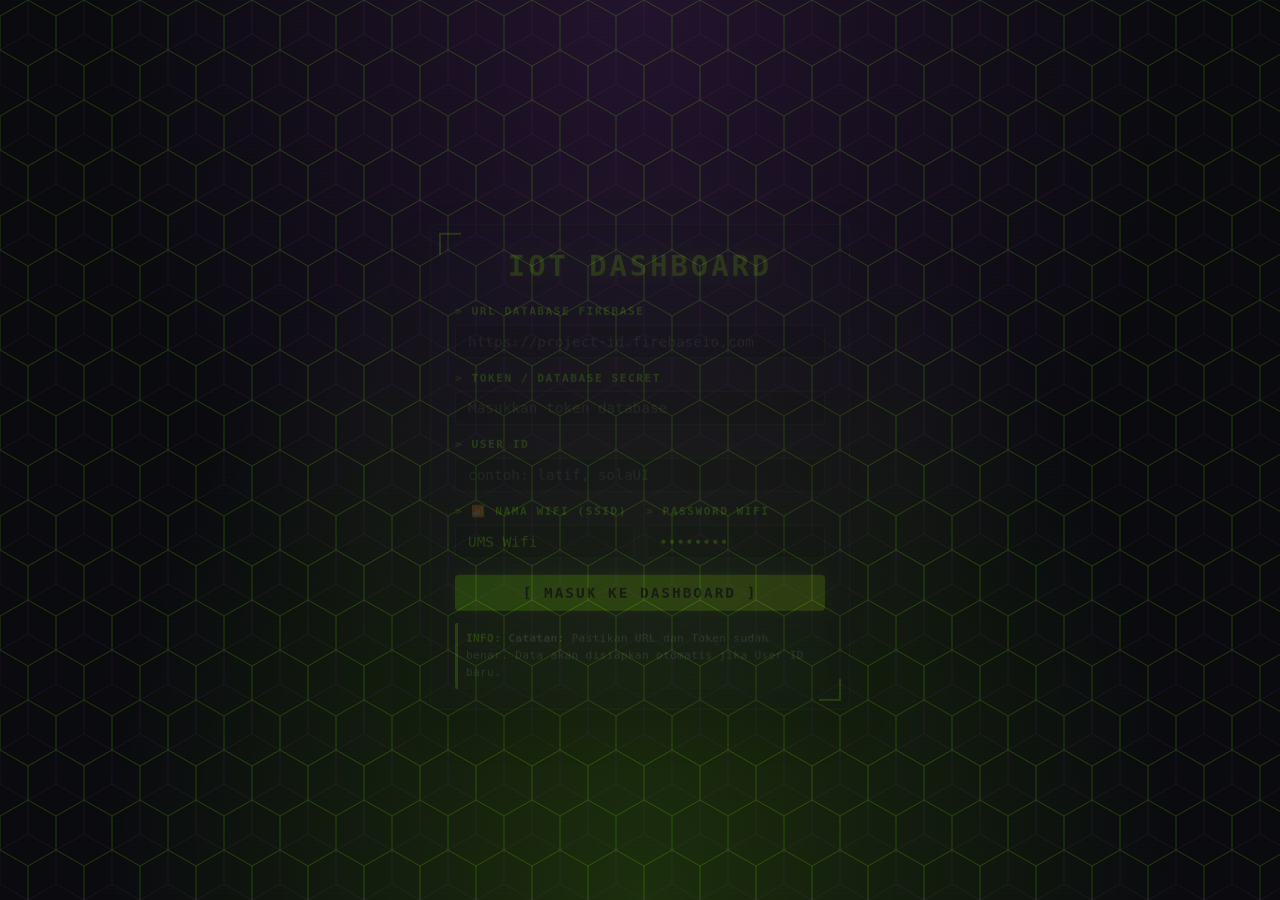
<file: index.html>
<!DOCTYPE html>
<html lang="id">
<head>
    <meta charset="UTF-8">
    <meta name="viewport" content="width=device-width, initial-scale=1.0">
    <!-- Redirect otomatis ke login.html dalam 0 detik -->
    <meta http-equiv="refresh" content="0; url=login.html">
    <title>IoT Dashboard - Redirecting...</title>
    <style>
        body {
            margin: 0;
            height: 100vh;
            display: flex;
            flex-direction: column;
            align-items: center;
            justify-content: center;
            background: linear-gradient(135deg, #1e3c72 0%, #2a5298 100%);
            color: white;
            font-family: 'Segoe UI', sans-serif;
            text-align: center;
        }
        .spinner {
            border: 4px solid rgba(255, 255, 255, 0.3);
            border-top: 4px solid #FFD700;
            border-radius: 50%;
            width: 40px;
            height: 40px;
            animation: spin 1s linear infinite;
            margin-bottom: 20px;
        }
        @keyframes spin { 0% { transform: rotate(0deg); } 100% { transform: rotate(360deg); } }
        a { color: #FFD700; text-decoration: none; font-weight: bold; }
    </style>
</head>
<body>
    <div class="spinner"></div>
    <h2>Mengalihkan ke halaman Login...</h2>
    <p>Jika tidak dialihkan otomatis, <a href="login.html">klik di sini</a>.</p>
</body>
</html>
</file>
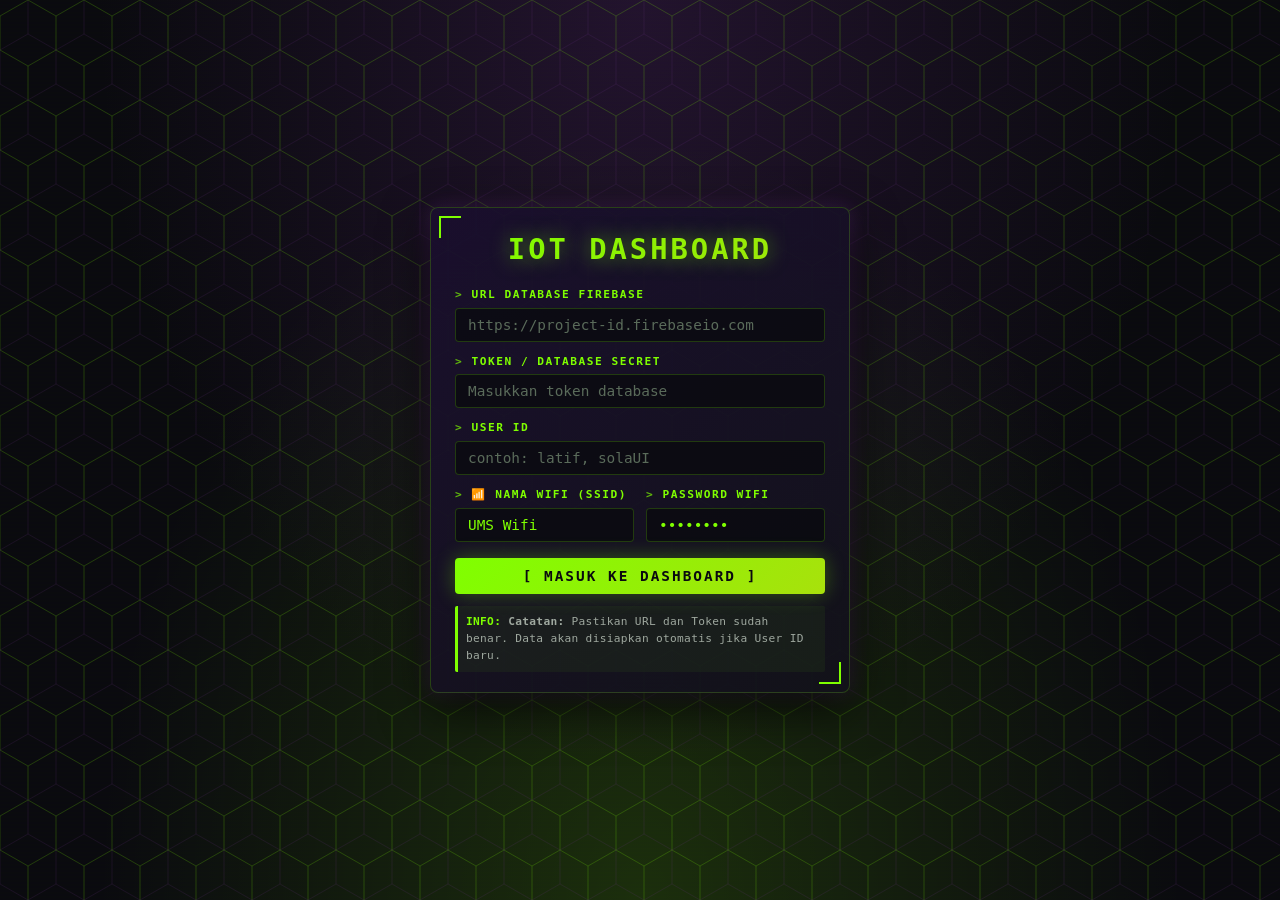
<file: dev/index.html>
<!DOCTYPE html>
<html lang="id">
<head>
<meta charset="UTF-8">
<meta name="viewport" content="width=device-width, initial-scale=1.0">
<title>Dev Mode - Pilih Eksperimen</title>
<style>
  * { box-sizing: border-box; margin: 0; padding: 0; }
  body {
    font-family: 'Courier New', monospace;
    background: #0a0a0a;
    color: #00ff88;
    min-height: 100vh;
    padding: 20px;
    display: flex;
    flex-direction: column;
    align-items: center;
  }

  .back-btn {
    align-self: flex-start;
    background: transparent; border: 1px solid #00ff88; color: #00ff88;
    padding: 8px 16px; border-radius: 8px; cursor: pointer;
    font-family: 'Courier New', monospace; font-weight: bold;
    text-decoration: none; transition: all 0.2s;
  }
  .back-btn:hover { background: #00ff88; color: #000; box-shadow: 0 0 15px #00ff88; }

  header { text-align: center; margin: 30px 0 10px; }
  h1 { font-size: 2rem; text-shadow: 0 0 15px #00ff88; }
  .badge-dev {
    display: inline-block; background: #ff9500; color: #000;
    padding: 2px 10px; border-radius: 20px; font-size: 0.7rem;
    font-weight: bold; margin-left: 8px; vertical-align: middle;
  }
  .user-info {
    color: #888; font-size: 0.9rem; margin-bottom: 30px;
    border: 1px dashed #333; padding: 6px 14px; border-radius: 20px;
  }
  .user-info span { color: #00ff88; font-weight: bold; }

  .subtitle {
    color: #aaa; font-size: 0.95rem; margin-bottom: 25px; text-align: center;
  }

  .menu-grid {
    display: grid;
    grid-template-columns: repeat(auto-fit, minmax(220px, 1fr));
    gap: 20px;
    width: 100%;
    max-width: 900px;
  }

  .card {
    background: #1a1a1a;
    border: 2px solid #00ff88;
    border-radius: 14px;
    padding: 25px 20px;
    text-decoration: none;
    color: #00ff88;
    transition: all 0.25s;
    display: flex;
    flex-direction: column;
    align-items: center;
    text-align: center;
    cursor: pointer;
  }
  .card:hover {
    background: #00ff88;
    color: #000;
    transform: translateY(-4px);
    box-shadow: 0 8px 25px rgba(0, 255, 136, 0.4);
  }
  .card .icon { font-size: 3rem; margin-bottom: 12px; }
  .card .title { font-size: 1.2rem; font-weight: bold; margin-bottom: 6px; }
  .card .desc { font-size: 0.8rem; color: #aaa; }
  .card:hover .desc { color: #333; }

  .card.coming-soon {
    border-color: #444;
    color: #555;
    cursor: not-allowed;
    opacity: 0.6;
  }
  .card.coming-soon:hover {
    background: #1a1a1a;
    color: #555;
    transform: none;
    box-shadow: none;
  }
  .card.coming-soon .desc { color: #555; }
  .card.coming-soon:hover .desc { color: #555; }

  footer {
    margin-top: 40px;
    color: #555;
    font-size: 0.75rem;
    text-align: center;
  }
</style>
</head>
<body>

<!-- 🛡️ SATPAM: CEK LOGIN -->
<script>
  const dbUrl = localStorage.getItem('iot_db_url');
  const dbSecret = localStorage.getItem('iot_db_secret');
  const userId = localStorage.getItem('iot_user_id');

  if (!dbUrl || !dbSecret || !userId) {
    window.location.href = '../login.html';
  }
</script>

<a href="../dashboard.html" class="back-btn">← Kembali ke Dashboard</a>

<header>
  <h1>🧪 DEV MODE <span class="badge-dev">BETA</span></h1>
</header>
<div class="user-info">Pilot aktif: <span id="displayUser">...</span></div>
<p class="subtitle">Pilih eksperimen yang mau dicoba:</p>

<div class="menu-grid">

  <!-- ✅ FITUR AKTIF: ULAR -->
  <a href="ular.html" class="card">
    <div class="icon">🐍</div>
    <div class="title">Snake IoT</div>
    <div class="desc">Kontrol game ular via Firebase Realtime DB</div>
  </a>

  <!-- 🔜 FITUR COMING SOON (contoh, bisa ditambah nanti) -->
  <div class="card coming-soon">
    <div class="icon">💡</div>
    <div class="title">LED Matrix</div>
    <div class="desc">Coming soon...</div>
  </div>

  <div class="card coming-soon">
    <div class="icon">🌡️</div>
    <div class="title">Sensor Logger</div>
    <div class="desc">Coming soon...</div>
  </div>

  <div class="card coming-soon">
    <div class="icon">🚗</div>
    <div class="title">RC Car Control</div>
    <div class="desc">Coming soon...</div>
  </div>

</div>

<footer>
  Dev Mode — Tempat uji coba fitur eksperimental 🔬
</footer>

<script>
  document.getElementById('displayUser').textContent = userId;
</script>

</body>
</html>
</file>
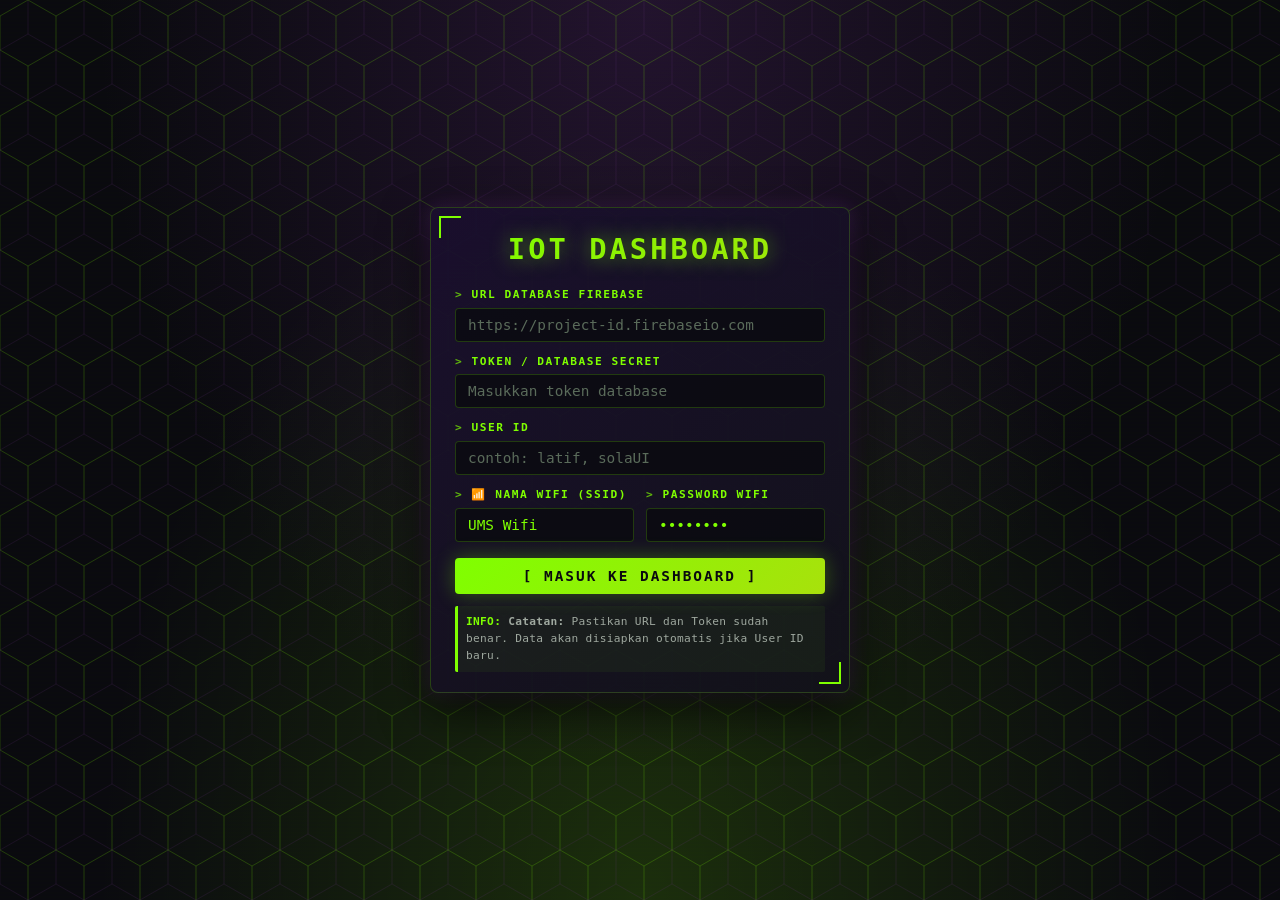
<file: dashboard.html>
<!DOCTYPE html>
<html lang="id">
<head>
    <meta charset="UTF-8">
    <meta name="viewport" content="width=device-width, initial-scale=1.0">
    <title>Dashboard - IoT Monitoring</title>
    <link rel="stylesheet" href="style.css">
</head>
<body>
    <div class="container">

        <!-- HEADER -->
        <header>
            <div class="header-info">
                <h1>IoT Dashboard</h1>
                <p class="subtitle">Sistem Monitoring Real-time</p>
                <p class="user-info" id="user-display">Memuat pengguna...</p>
            </div>
            
            <div class="header-actions">
                <!-- LINK KE HALAMAN DOWNLOAD TERPISAH -->
                <a href="download.html" class="icon-btn" title="Unduh Kode Arduino">
                    <svg width="24" height="24" viewBox="0 0 24 24" fill="none" stroke="currentColor" stroke-width="2">
                        <path d="M21 15v4a2 2 0 0 1-2 2H5a2 2 0 0 1-2-2v-4"/>
                        <polyline points="7 10 12 15 17 10"/>
                        <line x1="12" y1="15" x2="12" y2="3"/>
                    </svg>
                </a>

                <a href="settings.html" class="settings-btn">Pengaturan</a>
                <a href="dev/index.html" class="dev-btn" title="Mode Pengembangan">🧪 Dev Mode</a>
                <button id="logoutBtn" class="logout-btn">Keluar</button>
            </div>
        </header>

        <!-- MAIN DASHBOARD: WIDGET AKAN MUNCUL DI SINI SECARA DINAMIS -->
        <main class="dashboard" id="dynamic-dashboard">
            <p class="loading-text" style="text-align: center; color: var(--text-secondary); padding: 40px;">Memuat data dari server...</p>
        </main>
    </div>

    <!-- SCRIPTS -->
    <script src="widget/base-widget.js"></script>
    <script src="templates.js"></script>
    <script src="template_4x.js"></script>
    <script src="dashboard.js"></script>
</body>
</html>
</file>
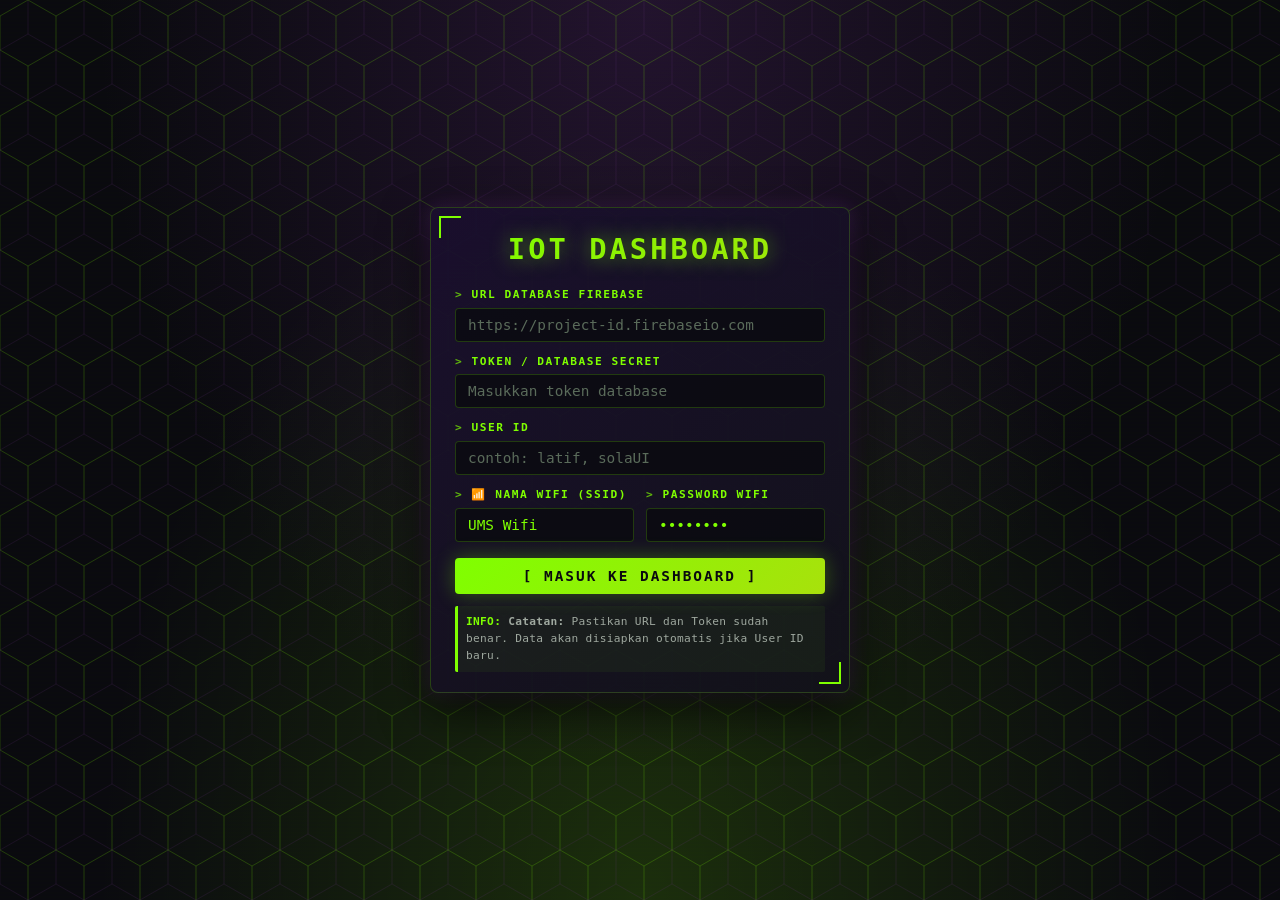
<file: login.html>
<!DOCTYPE html>
<html lang="id">
<head>
    <meta charset="UTF-8">
    <meta name="viewport" content="width=device-width, initial-scale=1.0">
    <title>Login - IoT Dashboard</title>
    <link rel="stylesheet" href="style.css">
</head>
<body>
    <div class="login-container">
        <div class="login-card">
            <h1>IoT Dashboard</h1>
            <p class="subtitle">  </p>
            
            <form id="login-form">
                <div class="form-group">
                    <label for="db-url">URL Database Firebase</label>
                    <input type="url" id="db-url" placeholder="https://project-id.firebaseio.com" required>
                </div>
                
                <div class="form-group">
                    <label for="db-secret">Token / Database Secret</label>
                    <input type="password" id="db-secret" placeholder="Masukkan token database" required>
                </div>
                
                <div class="form-group">
                    <label for="user-id">User ID</label>
                    <input type="text" id="user-id" placeholder="contoh: latif, solaUI" required>
                </div>
				<!-- Tambahkan di dalam <form>, di atas User ID -->
				<!-- WiFi Credentials - Side by Side -->
				<div class="form-row">
					<div class="form-group">
						<label for="wifiSsid">📶 Nama WiFi (SSID)</label>
						<input type="text" id="wifiSsid" placeholder="UMS Wifi" value="UMS Wifi" required>
					</div>
					<div class="form-group">
						<label for="wifiPass"> Password WiFi</label>
						<input type="password" id="wifiPass" placeholder="ums.wifi" value="ums.wifi" required>
					</div>
				</div>
                
                <button type="submit" class="login-btn">Masuk ke Dashboard</button>
            </form>
            
            <div class="hint">
                <strong>Catatan:</strong> Pastikan URL dan Token sudah benar. Data akan disiapkan otomatis jika User ID baru.
            </div>
        </div>
    </div>

    <!-- OVERLAY ANIMASI (Tersembunyi secara default) -->
    <div id="loadingOverlay" class="loading-overlay hidden">
        <div class="spinner"></div>
        <p id="loadingText">Memverifikasi kredensial...</p>
    </div>

    <!-- Muat adduser.js DULUAN, baru login.js -->
    <script src="adduser.js"></script>
    <script src="login.js"></script>
</body>
</html>
</file>
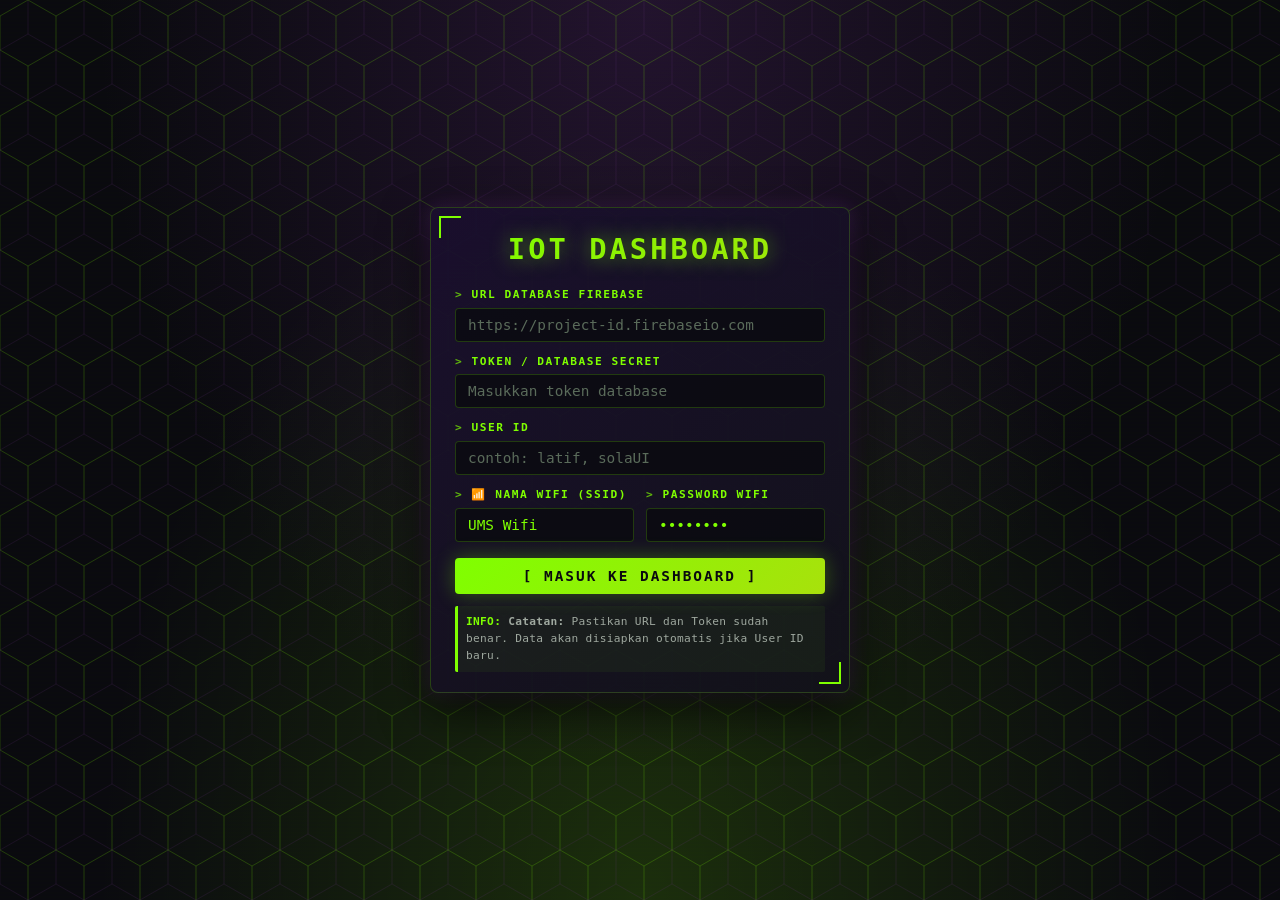
<file: settings.html>
<!DOCTYPE html>
<html lang="id">
<head>
    <meta charset="UTF-8">
    <meta name="viewport" content="width=device-width, initial-scale=1.0">
    <title>Pengaturan - IoT Dashboard</title>
    <link rel="stylesheet" href="style.css">
</head>
<body>
    <div class="settings-page">
        
        <!-- HEADER -->
        <header class="settings-header">
            <button id="backBtn" class="icon-btn">
                <svg width="24" height="24" viewBox="0 0 24 24" fill="none" stroke="currentColor" stroke-width="2"><path d="M19 12H5M12 19l-7-7 7-7"/></svg>
                Kembali
            </button>
            <h1>Pengaturan Tampilan</h1>
            <div class="spacer"></div> <!-- Penjaga keseimbangan flexbox -->
        </header>

        <!-- KONTEN UTAMA (Akan di-scroll jika panjang) -->
        <main class="settings-content" id="dynamic-settings-container">
            <div class="loading-state">
                <p>Memuat data widget dari server...</p>
            </div>
        </main>

        <!-- FOOTER (Sticky di bawah) -->
        <footer class="settings-footer">
            <button id="saveBtn" class="primary-btn">Simpan Pengaturan</button>
        </footer>

    </div>

    <script src="settings.js"></script>
</body>
</html>
</file>
<file: style.css>
/* ======================================
NERV / EVA-01 THEME VARIABLES
====================================== */
:root {
  /* === EVA-01 Colors === */
  --eva-purple: #6B2D8B;
  --eva-purple-deep: #2D1B4E;
  --eva-purple-dark: #1A0F2E;
  --eva-green: #7FFF00;
  --eva-green-soft: #A8E10C;
  --eva-green-glow: #B4FF39;
  
  /* === NERV Command Colors === */
  --nerv-black: #0a0a0f;
  --nerv-dark: #12121a;
  --nerv-panel: #1a1a26;
  --nerv-panel-hover: #24243a;
  --nerv-border: rgba(127, 255, 0, 0.2);
  --nerv-border-strong: rgba(127, 255, 0, 0.5);
  
  /* === Text === */
  --text-primary: #e8ffe8;
  --text-secondary: #9fa89f;
  --text-muted: #5a6b5a;
  --text-accent: var(--eva-green);
  
  /* === Status Colors (NERV Warning System) === */
  --success: var(--eva-green);
  --success-dark: #4d9900;
  --danger: #ff3b3b;
  --danger-dark: #cc0000;
  --warning: #ff9500;
  --warning-stripe: #ffc107;
  --info: #00d4ff;
  
  /* === Gradients === */
  --gradient-eva: linear-gradient(135deg, var(--eva-purple-deep) 0%, var(--eva-purple) 100%);
  --gradient-panel: linear-gradient(145deg, var(--nerv-panel) 0%, var(--nerv-dark) 100%);
  --gradient-accent: linear-gradient(135deg, var(--eva-green) 0%, var(--eva-green-soft) 100%);
  --gradient-danger: linear-gradient(135deg, #ff3b3b 0%, #cc0000 100%);
  
  /* === Shadows === */
  --shadow-sm: 0 2px 8px rgba(0, 0, 0, 0.5);
  --shadow-md: 0 8px 24px rgba(0, 0, 0, 0.6);
  --shadow-lg: 0 16px 48px rgba(0, 0, 0, 0.7);
  --shadow-green: 0 0 20px rgba(127, 255, 0, 0.3);
  --shadow-purple: 0 0 20px rgba(107, 45, 139, 0.4);
  
  /* === Transitions === */
  --transition-fast: 0.2s ease;
  --transition-normal: 0.3s ease;
  
  /* === Border Radius (Sharp/Tech) === */
  --radius-sm: 2px;
  --radius-md: 4px;
  --radius-lg: 6px;
  --radius-xl: 8px;
  
  /* === Enhanced Hexagon Background Pattern === */
  --hex-pattern: url("data:image/svg+xml,%3Csvg xmlns='http://www.w3.org/2000/svg' width='56' height='100' viewBox='0 0 56 100'%3E%3Cpath d='M28 66L0 50L0 16L28 0L56 16L56 50L28 66L28 100' fill='none' stroke='%237FFF00' stroke-width='0.8' opacity='0.25'/%3E%3Cpath d='M28 0L28 34L0 50L0 84L28 100L56 84L56 50L28 34' fill='none' stroke='%236B2D8B' stroke-width='0.8' opacity='0.2'/%3E%3C/svg%3E");
}

* {
  margin: 0;
  padding: 0;
  box-sizing: border-box;
}

/* ======================================
BODY & BASE STYLES - ENHANCED HONEYCOMB
====================================== */
body {
  font-family: 'Consolas', 'Courier New', monospace;
  background-color: var(--nerv-black);
  
  /* Enhanced honeycomb pattern dengan depth */
  background-image: 
    var(--hex-pattern),
    radial-gradient(ellipse at top, rgba(107, 45, 139, 0.25) 0%, transparent 60%),
    radial-gradient(ellipse at bottom, rgba(127, 255, 0, 0.15) 0%, transparent 60%);
  
  background-attachment: fixed;
  background-size: 56px 100px, 100% 100%, 100% 100%;
  color: var(--text-primary);
  min-height: 100vh;
  line-height: 1.5;
  overflow-x: hidden;
  letter-spacing: 0.3px;
}

/* Scanline overlay effect */
body::before {
  content: '';
  position: fixed;
  top: 0; left: 0;
  width: 100%; height: 100%;
  background: repeating-linear-gradient(
    0deg,
    rgba(0, 0, 0, 0) 0px,
    rgba(0, 0, 0, 0) 2px,
    rgba(127, 255, 0, 0.02) 3px,
    rgba(0, 0, 0, 0) 4px
  );
  pointer-events: none;
  z-index: 0;
}

/* ======================================
LOGIN SCREEN STYLES
====================================== */
.login-container {
  display: flex;
  justify-content: center;
  align-items: center;
  min-height: 100vh;
  padding: 16px;
  position: relative;
  z-index: 1;
}

.login-card {
  background: linear-gradient(145deg, rgba(26, 15, 46, 0.95) 0%, rgba(18, 18, 26, 0.95) 100%);
  padding: 20px 24px;
  border-radius: var(--radius-xl);
  width: 100%;
  max-width: 420px;
  text-align: center;
  border: 1px solid var(--nerv-border);
  box-shadow: var(--shadow-lg), var(--shadow-purple);
  animation: slideUp 0.5s ease-out;
  position: relative;
  overflow: hidden;
}

/* Corner accents (NERV style) */
.login-card::before,
.login-card::after {
  content: '';
  position: absolute;
  width: 20px;
  height: 20px;
  border: 2px solid var(--eva-green);
}

.login-card::before {
  top: 8px; left: 8px;
  border-right: none;
  border-bottom: none;
}

.login-card::after {
  bottom: 8px; right: 8px;
  border-left: none;
  border-top: none;
}

@keyframes slideUp {
  from { opacity: 0; transform: translateY(20px); }
  to { opacity: 1; transform: translateY(0); }
}

.login-card h1 {
  font-size: 1.8rem;
  margin-bottom: 4px;
  margin-top: 0;
  background: var(--gradient-accent);
  -webkit-background-clip: text;
  -webkit-text-fill-color: transparent;
  background-clip: text;
  font-weight: 700;
  letter-spacing: 3px;
  text-transform: uppercase;
  text-shadow: 0 0 20px rgba(127, 255, 0, 0.5);
  font-family: 'Consolas', monospace;
}

.login-card .subtitle {
  color: var(--text-secondary);
  margin-bottom: 16px;
  font-size: 0.75rem;
  letter-spacing: 2px;
  text-transform: uppercase;
}

.form-group {
  text-align: left;
  margin-bottom: 12px;
}

.form-row {
  display: grid;
  grid-template-columns: 1fr 1fr;
  gap: 12px;
  margin-bottom: 12px;
}

.form-row .form-group {
  margin-bottom: 0;
}

.form-group label {
  display: block;
  margin-bottom: 4px;
  color: var(--eva-green);
  font-weight: 600;
  font-size: 0.7rem;
  text-transform: uppercase;
  letter-spacing: 1.5px;
  font-family: 'Consolas', monospace;
}

.form-group label::before {
  content: '> ';
  color: var(--eva-green);
  opacity: 0.7;
}

.form-group input {
  width: 100%;
  padding: 8px 12px;
  border-radius: var(--radius-md);
  border: 1px solid var(--nerv-border);
  background: rgba(10, 10, 15, 0.8);
  color: var(--eva-green);
  font-size: 0.9rem;
  font-family: 'Consolas', monospace;
  outline: none;
  transition: all var(--transition-normal);
}

.form-group input:focus {
  border-color: var(--eva-green);
  box-shadow: 0 0 0 2px rgba(127, 255, 0, 0.2), inset 0 0 10px rgba(127, 255, 0, 0.05);
  background: rgba(10, 10, 15, 1);
}

.form-group input::placeholder {
  color: var(--text-muted);
}

.form-group small {
  display: block;
  margin-top: 4px;
  font-size: 0.7rem;
  color: var(--text-secondary);
  font-family: 'Consolas', monospace;
}

.login-btn {
  width: 100%;
  padding: 10px;
  background: var(--gradient-accent);
  color: var(--nerv-black);
  border: none;
  border-radius: var(--radius-md);
  font-size: 0.9rem;
  font-weight: 700;
  cursor: pointer;
  transition: all var(--transition-normal);
  margin-top: 4px;
  text-transform: uppercase;
  letter-spacing: 2px;
  box-shadow: var(--shadow-green);
  font-family: 'Consolas', monospace;
  position: relative;
  overflow: hidden;
}

.login-btn::before {
  content: '[ ';
}

.login-btn::after {
  content: ' ]';
}

.login-btn:hover {
  transform: translateY(-2px);
  box-shadow: 0 6px 24px rgba(127, 255, 0, 0.5);
  background: var(--eva-green-glow);
}

.login-btn:active {
  transform: translateY(0);
}

.hint {
  margin-top: 12px;
  font-size: 0.7rem;
  color: var(--text-secondary);
  padding: 8px;
  background: rgba(127, 255, 0, 0.05);
  border-radius: var(--radius-sm);
  border-left: 3px solid var(--eva-green);
  font-family: 'Consolas', monospace;
  text-align: left;
}

.hint::before {
  content: 'INFO: ';
  color: var(--eva-green);
  font-weight: 700;
}

@media (max-width: 600px) {
  .login-card {
    padding: 16px 18px;
  }
  
  .login-card h1 {
    font-size: 1.4rem;
    letter-spacing: 2px;
  }
  
  .form-row {
    grid-template-columns: 1fr;
    gap: 0;
  }
  
  .form-row .form-group {
    margin-bottom: 12px;
  }
}

@media (max-width: 480px) {
  .login-container {
    padding: 12px;
  }
  
  .login-card {
    padding: 14px 16px;
  }
}

/* ======================================
DASHBOARD CONTAINER & HEADER
====================================== */
.container {
  max-width: 1400px;
  margin: 0 auto;
  padding: 20px 16px;
  position: relative;
  z-index: 1;
}

header {
  display: flex;
  justify-content: space-between;
  align-items: center;
  margin-bottom: 24px;
  padding: 20px 24px;
  background: var(--gradient-panel);
  border-radius: var(--radius-lg);
  border: 1px solid var(--nerv-border);
  box-shadow: var(--shadow-md);
  flex-wrap: wrap;
  gap: 12px;
  position: relative;
}

/* Hazard stripe top */
header::before {
  content: '';
  position: absolute;
  top: 0; left: 0; right: 0;
  height: 3px;
  background: repeating-linear-gradient(
    45deg,
    var(--eva-green) 0px,
    var(--eva-green) 10px,
    var(--eva-purple) 10px,
    var(--eva-purple) 20px
  );
  border-radius: var(--radius-lg) var(--radius-lg) 0 0;
}

header h1 {
  font-size: 1.6rem;
  background: var(--gradient-accent);
  -webkit-background-clip: text;
  -webkit-text-fill-color: transparent;
  background-clip: text;
  font-weight: 700;
  letter-spacing: 3px;
  text-transform: uppercase;
  font-family: 'Consolas', monospace;
}

.subtitle {
  color: var(--text-secondary);
  font-size: 0.75rem;
  letter-spacing: 2px;
  text-transform: uppercase;
  font-family: 'Consolas', monospace;
}

#user-display {
  margin-top: 4px;
  font-size: 0.75rem;
  color: var(--eva-green);
  opacity: 0.9;
  font-family: 'Consolas', monospace;
}

#user-display::before {
  content: 'PILOT: ';
  color: var(--text-muted);
}

.header-actions {
  display: flex;
  gap: 8px;
  flex-wrap: wrap;
}

.settings-btn, .logout-btn, .dev-btn {
  padding: 8px 16px;
  border-radius: var(--radius-md);
  font-size: 0.8rem;
  font-weight: 600;
  cursor: pointer;
  transition: all var(--transition-normal);
  border: 1px solid;
  display: flex;
  align-items: center;
  gap: 6px;
  font-family: 'Consolas', monospace;
  text-transform: uppercase;
  letter-spacing: 1px;
}

.settings-btn {
  background: rgba(107, 45, 139, 0.2);
  color: var(--eva-green-soft);
  border-color: var(--eva-purple);
}

.settings-btn:hover {
  background: rgba(107, 45, 139, 0.4);
  border-color: var(--eva-green);
  transform: translateY(-2px);
  box-shadow: var(--shadow-purple);
}

.logout-btn {
  background: rgba(255, 59, 59, 0.15);
  color: var(--danger);
  border-color: rgba(255, 59, 59, 0.4);
}

.logout-btn:hover {
  background: rgba(255, 59, 59, 0.3);
  border-color: var(--danger);
  transform: translateY(-2px);
  box-shadow: 0 4px 12px rgba(255, 59, 59, 0.3);
}

/* ======================================
DOWNLOAD SECTION - TRANSPARENT
====================================== */
.download-section {
  background: rgba(255, 255, 255, 0.05) !important;
  padding: 20px;
  border-radius: 12px;
  margin-bottom: 24px;
  border: 1px solid rgba(255, 215, 0, 0.2);
  transition: all 0.4s ease;
  backdrop-filter: blur(5px);
  -webkit-backdrop-filter: blur(5px);
}

.download-section:hover {
  border-color: rgba(255, 215, 0, 0.4);
  box-shadow: 0 8px 32px rgba(0, 0, 0, 0.3);
}

/* ======================================
DASHBOARD GRID & WIDGETS
====================================== */
.dashboard {
  display: grid;
  grid-template-columns: repeat(auto-fit, minmax(280px, 1fr));
  gap: 16px;
  margin-bottom: 24px;
}


/* 7. Pastikan widget tetap di bawah */
.widget {
  position: relative;
  z-index: 1; 
  background: var(--gradient-panel);
  border-radius: var(--radius-lg);
  padding: 16px;
  box-shadow: var(--shadow-md);
  border: 1px solid var(--nerv-border);
  transition: all var(--transition-normal);
  overflow: hidden; /* Ini aman, karena dropdown ada DI LUAR .widget */
  animation: fadeIn 0.4s ease-out;
  will-change: transform;
}

@keyframes fadeIn {
  from { opacity: 0; transform: translateY(15px); }
  to { opacity: 1; transform: translateY(0); }
}

/* Corner brackets */
.widget::before {
  content: '';
  position: absolute;
  top: 0; left: 0; right: 0;
  height: 2px;
  background: var(--gradient-accent);
  opacity: 0.8;
}

.widget::after {
  content: '';
  position: absolute;
  top: 6px; left: 6px;
  width: 12px; height: 12px;
  border-top: 2px solid var(--eva-green);
  border-left: 2px solid var(--eva-green);
  opacity: 0.6;
  pointer-events: none;
}

.widget:hover {
  transform: translateY(-4px);
  box-shadow: var(--shadow-lg), var(--shadow-green);
  border-color: var(--nerv-border-strong);
}

.widget.hidden { display: none; }

.widget-header {
  display: flex;
  justify-content: space-between;
  align-items: center;
  margin-bottom: 12px;
  padding-bottom: 10px;
  border-bottom: 1px solid rgba(127, 255, 0, 0.1);
}

.widget-title {
  font-size: 0.85rem;
  font-weight: 600;
  color: var(--eva-green);
  text-transform: uppercase;
  letter-spacing: 1.5px;
  font-family: 'Consolas', monospace;
}

.widget-value {
  font-size: 1.2rem;
  font-weight: 700;
  background: var(--gradient-accent);
  -webkit-background-clip: text;
  -webkit-text-fill-color: transparent;
  background-clip: text;
  font-family: 'Consolas', monospace;
}

/* ======================================
GAUGE WIDGETS
====================================== */
.gauge-container {
  display: flex;
  justify-content: center;
  align-items: center;
  padding: 12px 0;
}

.gauge-circle {
  position: relative;
  width: 130px;
  height: 130px;
}

.gauge-circle svg {
  transform: rotate(-90deg);
  width: 100%;
  height: 100%;
}

.gauge-bg {
  fill: none;
  stroke: rgba(127, 255, 0, 0.1);
  stroke-width: 10;
}

.gauge-fill {
  fill: none;
  stroke: url(#evaGradient);
  stroke-width: 10;
  stroke-linecap: round;
  stroke-dasharray: 284;
  stroke-dashoffset: 284;
  transition: stroke-dashoffset 0.5s ease-out;
  will-change: stroke-dashoffset;
  filter: drop-shadow(0 0 4px var(--eva-green));
}

/* Fallback jika tidak pakai SVG gradient */
.gauge-fill {
  stroke: var(--eva-green);
}

.gauge-text {
  position: absolute;
  top: 50%; left: 50%;
  transform: translate(-50%, -50%);
  text-align: center;
}

.gauge-text span {
  font-size: 1.8rem;
  font-weight: 700;
  color: var(--eva-green);
  display: block;
  line-height: 1;
  text-shadow: 0 0 10px rgba(127, 255, 0, 0.5);
  font-family: 'Consolas', monospace;
}

.gauge-text small {
  display: block;
  font-size: 0.75rem;
  color: var(--text-secondary);
  margin-top: 2px;
  text-transform: uppercase;
  letter-spacing: 1px;
}

/* ======================================
HORIZONTAL LEVEL WIDGETS
====================================== */
.hlevel-bar {
  width: 100%;
  height: 28px;
  background: rgba(127, 255, 0, 0.05);
  border-radius: var(--radius-md);
  overflow: hidden;
  margin: 12px 0;
  box-shadow: inset 0 2px 8px rgba(0, 0, 0, 0.6);
  border: 1px solid rgba(127, 255, 0, 0.15);
  position: relative;
}

.hlevel-bar::before {
  content: '';
  position: absolute;
  inset: 0;
  background: repeating-linear-gradient(
    90deg,
    transparent 0px,
    transparent 9px,
    rgba(127, 255, 0, 0.1) 9px,
    rgba(127, 255, 0, 0.1) 10px
  );
  pointer-events: none;
}

.hlevel-fill {
  height: 100%;
  background: linear-gradient(90deg, var(--eva-purple) 0%, var(--eva-green) 100%);
  width: 0%;
  transition: width 0.5s ease-out;
  will-change: width;
  border-radius: var(--radius-md);
  box-shadow: 0 0 10px var(--eva-green);
}

.hlevel-label {
  display: flex;
  justify-content: space-between;
  font-size: 0.75rem;
  color: var(--text-secondary);
  font-weight: 500;
  font-family: 'Consolas', monospace;
  text-transform: uppercase;
  letter-spacing: 1px;
}

/* ======================================
INDICATOR & SWITCH WIDGETS
====================================== */
.indicator-content {
  text-align: center;
  padding: 20px 16px;
  background: rgba(127, 255, 0, 0.05);
  border-radius: var(--radius-md);
  border: 1px solid rgba(127, 255, 0, 0.2);
  font-family: 'Consolas', monospace;
}

.indicator-text {
  font-size: 1.2rem;
  font-weight: 700;
  color: var(--eva-green);
  text-transform: uppercase;
  letter-spacing: 2px;
  text-shadow: 0 0 8px rgba(127, 255, 0, 0.5);
}

.switch-container {
  display: flex;
  justify-content: center;
  padding: 12px 0;
}

.switch {
  position: relative;
  display: inline-block;
  width: 56px;
  height: 30px;
}

.switch input {
  opacity: 0;
  width: 0;
  height: 0;
}

.slider {
  position: absolute;
  cursor: pointer;
  top: 0; left: 0; right: 0; bottom: 0;
  background: rgba(45, 27, 78, 0.6);
  transition: all var(--transition-normal);
  border-radius: 30px;
  border: 2px solid var(--eva-purple);
}

.slider:before {
  position: absolute;
  content: "";
  height: 20px;
  width: 20px;
  left: 3px;
  bottom: 3px;
  background: var(--text-secondary);
  transition: all var(--transition-normal);
  border-radius: 50%;
}

input:checked + .slider {
  background: rgba(127, 255, 0, 0.2);
  border-color: var(--eva-green);
  box-shadow: 0 0 12px rgba(127, 255, 0, 0.4);
}

input:checked + .slider:before {
  transform: translateX(26px);
  background: var(--eva-green);
  box-shadow: 0 0 8px var(--eva-green);
}

/* ======================================
ALERT WIDGETS
====================================== */
.alert-content {
  display: flex;
  align-items: center;
  justify-content: center;
  gap: 14px;
  padding: 16px 14px;
  background: rgba(127, 255, 0, 0.08);
  border-radius: var(--radius-md);
  border: 2px solid rgba(127, 255, 0, 0.3);
  transition: all 0.5s ease;
  font-family: 'Consolas', monospace;
}

.alert-content.danger {
  background: rgba(255, 59, 59, 0.08);
  border-color: rgba(255, 59, 59, 0.4);
  animation: nerv-alert 1.5s infinite;
}

@keyframes nerv-alert {
  0%, 100% {
    border-color: rgba(255, 59, 59, 0.4);
    background: rgba(255, 59, 59, 0.08);
    box-shadow: 0 0 0 rgba(255, 59, 59, 0);
  }
  50% {
    border-color: rgba(255, 59, 59, 1);
    background: rgba(255, 59, 59, 0.2);
    box-shadow: 0 0 20px rgba(255, 59, 59, 0.5);
  }
}

.alert-icon { font-size: 2.4rem; line-height: 1; }

.alert-text {
  font-size: 1rem;
  font-weight: 700;
  color: var(--eva-green);
  text-transform: uppercase;
  letter-spacing: 2px;
}

.alert-content.danger .alert-text {
  color: var(--danger);
  text-shadow: 0 0 8px rgba(255, 59, 59, 0.5);
}

/* ======================================
MODAL STYLES
====================================== */
.modal {
  display: none;
  position: fixed;
  z-index: 1000;
  left: 0; top: 0;
  width: 100%; height: 100%;
  background-color: rgba(10, 10, 15, 0.95);
  animation: fadeIn 0.2s ease;
}

.modal.active {
  display: flex;
  justify-content: center;
  align-items: center;
  padding: 16px;
}

.modal-content {
  background: var(--gradient-panel);
  border-radius: var(--radius-xl);
  width: 100%;
  max-width: 500px;
  max-height: 85vh;
  overflow-y: auto;
  border: 1px solid var(--nerv-border-strong);
  box-shadow: var(--shadow-lg), var(--shadow-purple);
  animation: slideUp 0.3s ease-out;
}

.modal-header {
  display: flex;
  justify-content: space-between;
  align-items: center;
  padding: 16px 20px;
  border-bottom: 1px solid var(--nerv-border);
  position: relative;
}

.modal-header::before {
  content: '';
  position: absolute;
  bottom: -1px; left: 0;
  width: 60px; height: 2px;
  background: var(--eva-green);
}

.modal-header h2 {
  color: var(--eva-green);
  font-size: 1.1rem;
  font-weight: 700;
  letter-spacing: 2px;
  text-transform: uppercase;
  font-family: 'Consolas', monospace;
}

.close-btn {
  background: none;
  border: 1px solid var(--nerv-border);
  color: var(--text-secondary);
  font-size: 1.5rem;
  cursor: pointer;
  transition: all var(--transition-fast);
  width: 32px; height: 32px;
  display: flex;
  align-items: center;
  justify-content: center;
  border-radius: var(--radius-sm);
}

.close-btn:hover {
  color: var(--danger);
  background: rgba(255, 59, 59, 0.1);
  border-color: var(--danger);
}

.modal-body { padding: 16px 20px 20px; }

.setting-item {
  padding: 10px 12px;
  border-bottom: 1px solid rgba(127, 255, 0, 0.05);
  transition: background var(--transition-fast);
  border-radius: var(--radius-sm);
}

.setting-item:hover { background: rgba(127, 255, 0, 0.05); }
.setting-item:last-child { border-bottom: none; }

.setting-item label {
  display: flex;
  align-items: center;
  gap: 12px;
  cursor: pointer;
  font-size: 0.85rem;
  color: var(--text-primary);
  font-weight: 500;
  font-family: 'Consolas', monospace;
}

.setting-item input[type="checkbox"] {
  width: 18px; height: 18px;
  cursor: pointer;
  accent-color: var(--eva-green);
}

.setting-item span { flex: 1; }

/* ======================================
SCROLLBAR
====================================== */
::-webkit-scrollbar { width: 8px; }
::-webkit-scrollbar-track { background: var(--nerv-dark); }
::-webkit-scrollbar-thumb {
  background: var(--eva-purple);
  border-radius: 4px;
  border: 2px solid var(--nerv-dark);
}
::-webkit-scrollbar-thumb:hover { background: var(--eva-green); }

@media (max-width: 768px) {
  header { flex-direction: column; text-align: center; padding: 16px; }
  header h1 { font-size: 1.2rem; letter-spacing: 2px; }
  .header-actions { width: 100%; justify-content: center; }
  .dashboard { grid-template-columns: 1fr; gap: 12px; }
  .widget { padding: 14px; }
  .login-card { padding: 24px 20px; }
  .gauge-circle { width: 120px; height: 120px; }
  .gauge-text span { font-size: 1.6rem; }
}

@media (max-width: 480px) {
  .container { padding: 12px; }
  .widget { padding: 12px; }
  .widget-title { font-size: 0.8rem; }
  .widget-value { font-size: 1.1rem; }
}

.hidden { display: none !important; }

/* ======================================
LOADING OVERLAY
====================================== */
.loading-overlay {
  position: fixed;
  top: 0; left: 0;
  width: 100%; height: 100%;
  background-color: rgba(10, 10, 15, 0.95);
  display: flex;
  flex-direction: column;
  justify-content: center;
  align-items: center;
  z-index: 9999;
  transition: opacity 0.3s ease;
}

.loading-overlay.hidden {
  opacity: 0;
  pointer-events: none;
}

.spinner {
  width: 50px;
  height: 50px;
  border: 3px solid rgba(107, 45, 139, 0.3);
  border-top-color: var(--eva-green);
  border-right-color: var(--eva-green);
  border-radius: 50%;
  animation: spin 0.8s linear infinite;
  margin-bottom: 16px;
  box-shadow: 0 0 20px rgba(127, 255, 0, 0.3);
}

@keyframes spin {
  to { transform: rotate(360deg); }
}

.loading-overlay p {
  color: var(--eva-green);
  font-size: 0.9rem;
  font-weight: 500;
  letter-spacing: 3px;
  text-transform: uppercase;
  font-family: 'Consolas', monospace;
  animation: pulse-text 1.5s ease-in-out infinite;
}

@keyframes pulse-text {
  0%, 100% { opacity: 0.5; }
  50% { opacity: 1; text-shadow: 0 0 10px var(--eva-green); }
}

/* ======================================
SETTINGS FULL PAGE LAYOUT
====================================== */
.settings-page {
  display: flex;
  flex-direction: column;
  min-height: 100vh;
  background-color: var(--nerv-black);
  color: var(--text-primary);
}

.settings-header {
  display: flex;
  align-items: center;
  justify-content: space-between;
  padding: 12px 20px;
  background: var(--gradient-panel);
  border-bottom: 1px solid var(--nerv-border);
  position: sticky;
  top: 0;
  z-index: 10;
}

.settings-header::before {
  content: '';
  position: absolute;
  top: 0; left: 0; right: 0;
  height: 2px;
  background: repeating-linear-gradient(
    45deg,
    var(--eva-green) 0px,
    var(--eva-green) 10px,
    var(--eva-purple) 10px,
    var(--eva-purple) 20px
  );
}

.settings-header h1 {
  font-size: 1rem;
  margin: 0;
  font-weight: 600;
  color: var(--eva-green);
  letter-spacing: 2px;
  text-transform: uppercase;
  font-family: 'Consolas', monospace;
}

.icon-btn {
  background: transparent;
  border: 1px solid var(--nerv-border);
  color: var(--text-primary);
  display: flex;
  align-items: center;
  gap: 6px;
  cursor: pointer;
  font-size: 0.85rem;
  padding: 6px 10px;
  border-radius: var(--radius-sm);
  transition: all 0.2s;
  font-family: 'Consolas', monospace;
}

.icon-btn:hover {
  background: rgba(127, 255, 0, 0.1);
  border-color: var(--eva-green);
  color: var(--eva-green);
}

.spacer { width: 80px; }

.settings-content {
  flex: 1;
  padding: 16px 20px;
  max-width: 1000px;
  margin: 0 auto;
  width: 100%;
  box-sizing: border-box;
  overflow-y: auto;
}

.widget-group {
  background: var(--gradient-panel);
  border: 1px solid var(--nerv-border);
  border-radius: var(--radius-lg);
  padding: 16px;
  margin-bottom: 16px;
  position: relative;
}

.widget-group::before {
  content: '';
  position: absolute;
  top: 0; left: 0;
  width: 40px; height: 2px;
  background: var(--eva-green);
}

.widget-group h3 {
  margin-top: 0;
  margin-bottom: 12px;
  font-size: 0.9rem;
  color: var(--eva-green);
  border-bottom: 1px solid var(--nerv-border);
  padding-bottom: 8px;
  letter-spacing: 2px;
  text-transform: uppercase;
  font-family: 'Consolas', monospace;
}

.widget-grid {
  display: grid;
  grid-template-columns: repeat(auto-fill, minmax(200px, 1fr));
  gap: 10px;
}

.checkbox-label {
  display: flex;
  align-items: center;
  gap: 10px;
  cursor: pointer;
  padding: 8px 10px;
  border-radius: var(--radius-sm);
  background: rgba(107, 45, 139, 0.1);
  transition: all 0.2s;
  border: 1px solid transparent;
  font-family: 'Consolas', monospace;
}

.checkbox-label:hover {
  background: rgba(127, 255, 0, 0.08);
  border-color: var(--nerv-border);
}

.checkbox-label input[type="checkbox"] {
  width: 16px; height: 16px;
  accent-color: var(--eva-green);
  cursor: pointer;
}

.checkbox-label span { font-size: 0.8rem; }

.key-hint {
  font-size: 0.65rem;
  opacity: 0.5;
  font-weight: normal;
  color: var(--eva-green);
}

.settings-footer {
  padding: 12px 20px;
  background: var(--gradient-panel);
  border-top: 1px solid var(--nerv-border);
  display: flex;
  justify-content: flex-end;
  position: sticky;
  bottom: 0;
  z-index: 10;
}

.primary-btn {
  background: var(--gradient-accent);
  color: var(--nerv-black);
  border: none;
  padding: 10px 24px;
  border-radius: var(--radius-md);
  font-weight: 700;
  font-size: 0.85rem;
  cursor: pointer;
  transition: all 0.2s;
  letter-spacing: 2px;
  text-transform: uppercase;
  font-family: 'Consolas', monospace;
  box-shadow: var(--shadow-green);
}

.primary-btn:hover {
  box-shadow: 0 0 20px rgba(127, 255, 0, 0.5);
  transform: translateY(-1px);
}

.loading-state, .empty-state, .error-state {
  text-align: center;
  padding: 24px;
  opacity: 0.7;
  font-size: 0.9rem;
  font-family: 'Consolas', monospace;
  letter-spacing: 1px;
}

.error-state { color: var(--danger); }

@media (max-width: 600px) {
  .widget-grid { grid-template-columns: 1fr; }
  .settings-header h1 { font-size: 0.85rem; }
}

/* Form Row */
.form-row {
  display: grid;
  grid-template-columns: 1fr 1fr;
  gap: 12px;
  margin-bottom: 12px;
}

.form-row .form-group { margin-bottom: 0; }

@media (max-width: 600px) {
  .form-row {
    grid-template-columns: 1fr 1fr;
    gap: 8px;
  }
  
  .form-row .form-group { margin-bottom: 0; }
  .form-row .form-group label { font-size: 0.65rem; }
  .form-row .form-group input {
    padding: 6px 8px;
    font-size: 0.8rem;
  }
}

@media (max-width: 400px) {
  .form-row { grid-template-columns: 1fr; gap: 0; }
  .form-row .form-group { margin-bottom: 12px; }
}

/* ======================================
DISPLAY WIDGET
====================================== */
.display-widget .display-content { padding: 4px 0; }

.display-input {
  width: 100%;
  padding: 12px 16px;
  border-radius: var(--radius-md);
  border: 1px solid var(--nerv-border);
  background: rgba(10, 10, 15, 0.6);
  color: var(--eva-green);
  font-size: 0.9rem;
  font-family: 'Consolas', monospace;
  outline: none;
  transition: all 0.3s ease;
}

.display-input:focus {
  border-color: var(--eva-green);
  background: rgba(10, 10, 15, 0.9);
  box-shadow: 0 0 0 2px rgba(127, 255, 0, 0.15);
}

.display-input::placeholder {
  color: var(--text-muted);
  font-style: normal;
}

.display-status {
  font-size: 1.2rem;
  font-weight: bold;
  opacity: 0;
  transition: opacity 0.3s;
  color: var(--eva-green);
}

.display-status:not(:empty) { opacity: 1; }

/* ======================================
DEV BUTTON
====================================== */
.dev-btn {
  background: rgba(0, 212, 255, 0.1);
  color: var(--info);
  border-color: rgba(0, 212, 255, 0.3);
}

.dev-btn:hover {
  background: rgba(0, 212, 255, 0.2);
  border-color: var(--info);
  transform: translateY(-2px);
  box-shadow: 0 4px 12px rgba(0, 212, 255, 0.3);
}

@media (max-width: 600px) {
  .header-actions {
    width: 100%;
    justify-content: center;
  }
  
  .dev-btn {
    font-size: 0.75rem;
    padding: 6px 12px;
  }
}

/* ======================================
FIX FINAL: DROPDOWN CUSTOM DI ATAS SEMUA
====================================== */

/* 1. WAJIB: Pastikan container download TIDAK memotong apapun yang keluar dari batasnya */
.download-section {
  overflow: visible !important;
  position: relative;
  z-index: 50; /* Lebih tinggi dari widget biasa (z-index: 1) */
}

/* 2. Wrapper dropdown */
.nerv-dropdown-wrapper {
  position: relative;
  font-family: 'Consolas', monospace;
  z-index: 9998;
}

/* 3. Custom dropdown container */
.nerv-custom-dropdown {
  position: relative;
  width: 100%;
  user-select: none;
  z-index: 9998;
}

/* 4. Trigger (Tampilan saat tertutup) */
.nerv-dropdown-trigger {
  display: flex;
  justify-content: space-between;
  align-items: center;
  padding: 12px 16px;
  background: rgba(10, 10, 15, 0.9);
  border: 1px solid var(--nerv-border);
  border-radius: var(--radius-md);
  color: var(--eva-green);
  cursor: pointer;
  transition: all var(--transition-normal);
}

.nerv-dropdown-trigger:hover {
  border-color: var(--eva-green-soft);
  background: rgba(18, 18, 26, 0.95);
}

.nerv-custom-dropdown.active .nerv-dropdown-trigger {
  border-color: var(--eva-green);
  box-shadow: 0 0 0 2px rgba(127, 255, 0, 0.2), inset 0 0 10px rgba(127, 255, 0, 0.05);
}

.nerv-dropdown-arrow {
  color: var(--eva-green);
  transition: transform 0.3s ease;
}

.nerv-custom-dropdown.active .nerv-dropdown-arrow {
  transform: rotate(180deg);
}

/* 5. INI KUNCINYA: Opsi Dropdown yang muncul ke bawah */
.nerv-dropdown-options {
  position: absolute;
  top: calc(100% + 8px); /* Muncul tepat di bawah trigger + jarak 8px */
  left: 0;
  width: 100%;
  max-height: 250px;
  overflow-y: auto;
  background: var(--nerv-dark);
  border: 1px solid var(--eva-green);
  border-radius: var(--radius-md);
  box-shadow: 0 10px 30px rgba(0, 0, 0, 0.8), 0 0 15px rgba(127, 255, 0, 0.2);
  
  /* PAKSA PALING ATAS */
  z-index: 99999 !important; 
  
  /* Animasi muncul */
  opacity: 0;
  visibility: hidden;
  transform: translateY(-10px);
  transition: all 0.2s ease-out;
}

/* Saat aktif, munculkan opsi */
.nerv-custom-dropdown.active .nerv-dropdown-options {
  opacity: 1;
  visibility: visible;
  transform: translateY(0);
}

/* Scrollbar khusus untuk dropdown options */
.nerv-dropdown-options::-webkit-scrollbar {
  width: 6px;
}
.nerv-dropdown-options::-webkit-scrollbar-track {
  background: var(--nerv-black);
  border-radius: 3px;
}
.nerv-dropdown-options::-webkit-scrollbar-thumb {
  background: var(--eva-purple);
  border-radius: 3px;
}

/* 6. Item Opsi Individual */
.nerv-option {
  padding: 10px 16px;
  color: var(--text-primary);
  font-size: 0.9rem;
  cursor: pointer;
  transition: all 0.15s ease;
  border-bottom: 1px solid rgba(127, 255, 0, 0.05);
}

.nerv-option:last-child {
  border-bottom: none;
}

.nerv-option:hover {
  background: var(--eva-green);
  color: var(--nerv-black);
  font-weight: 700;
  padding-left: 20px; /* Efek geser keren ala terminal */
}

.nerv-option.selected {
  background: rgba(127, 255, 0, 0.15);
  color: var(--eva-green);
  font-weight: 600;
}


.hidden-native-select {
    display: none !important;
    /* Atau kalau display:none gak mau, pakai ini: */
    /* position: absolute; opacity: 0; pointer-events: none; width: 1px; height: 1px; */
}
</file>
